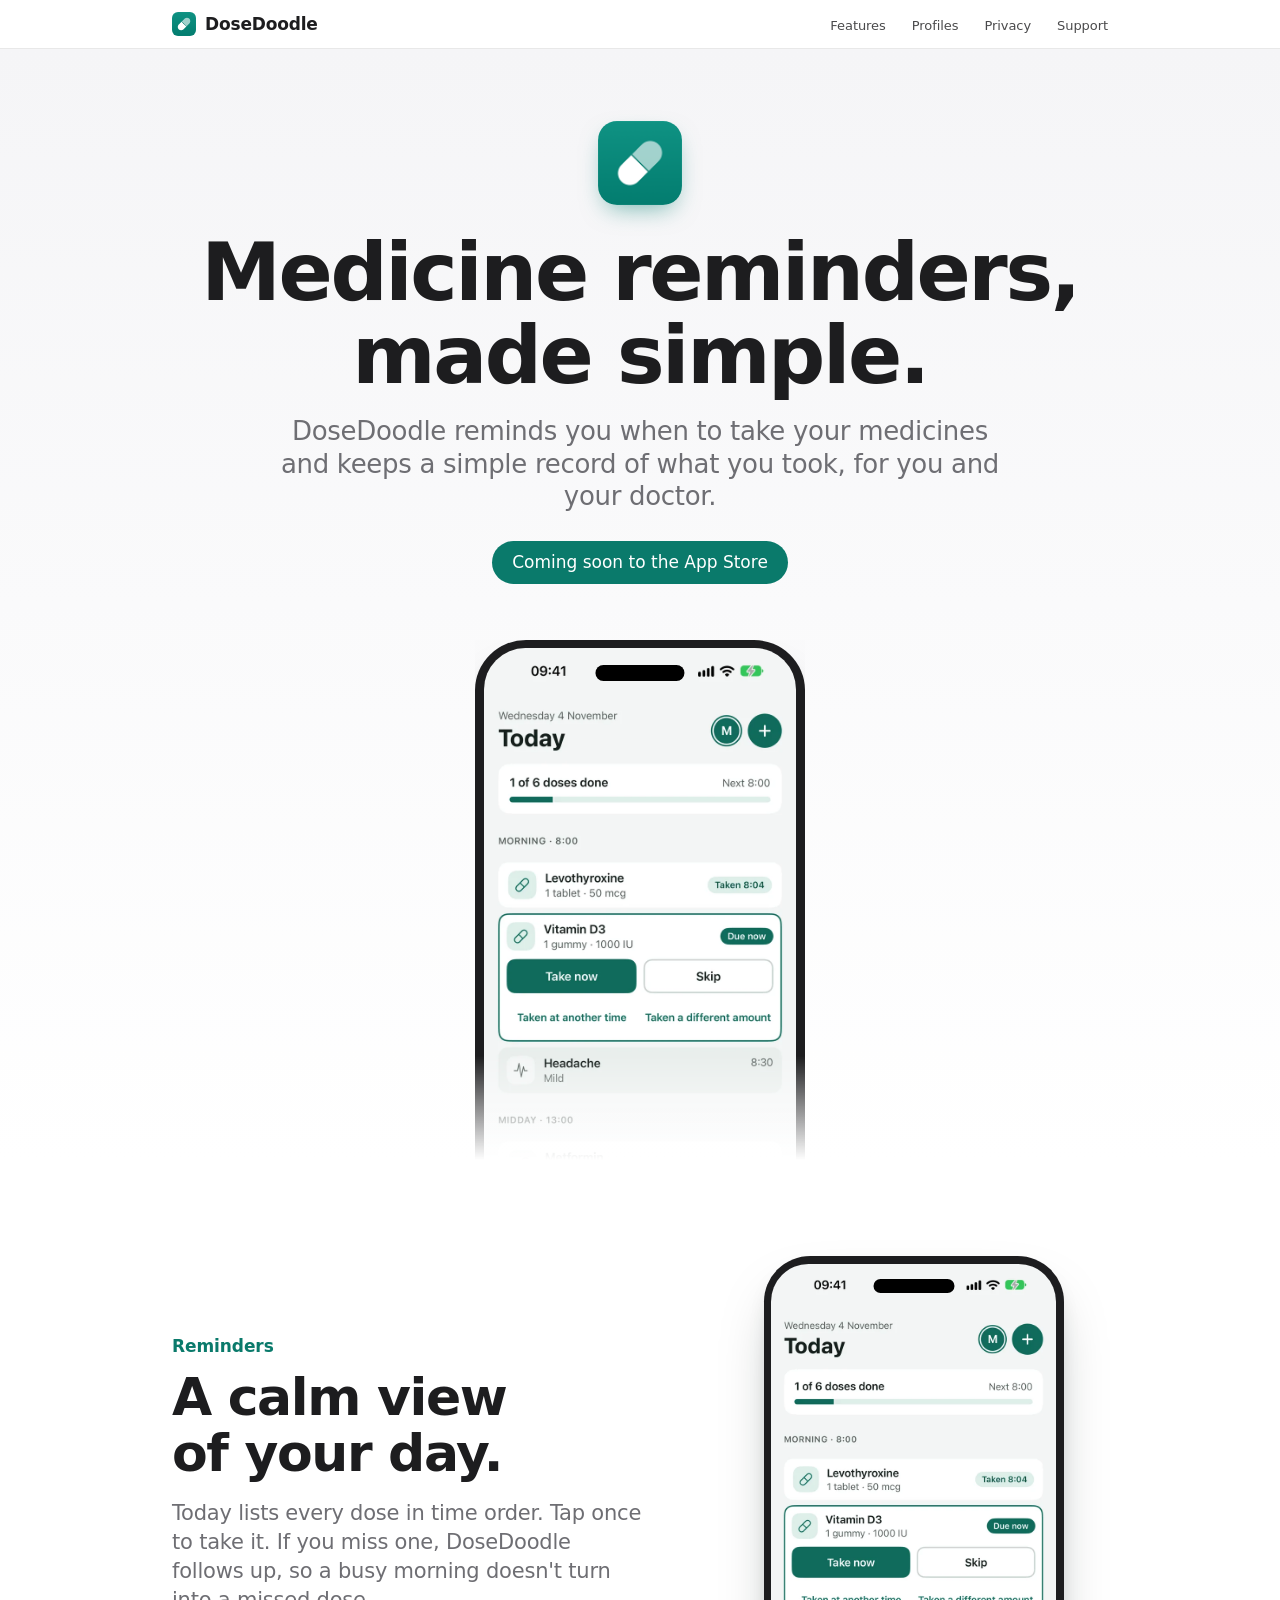
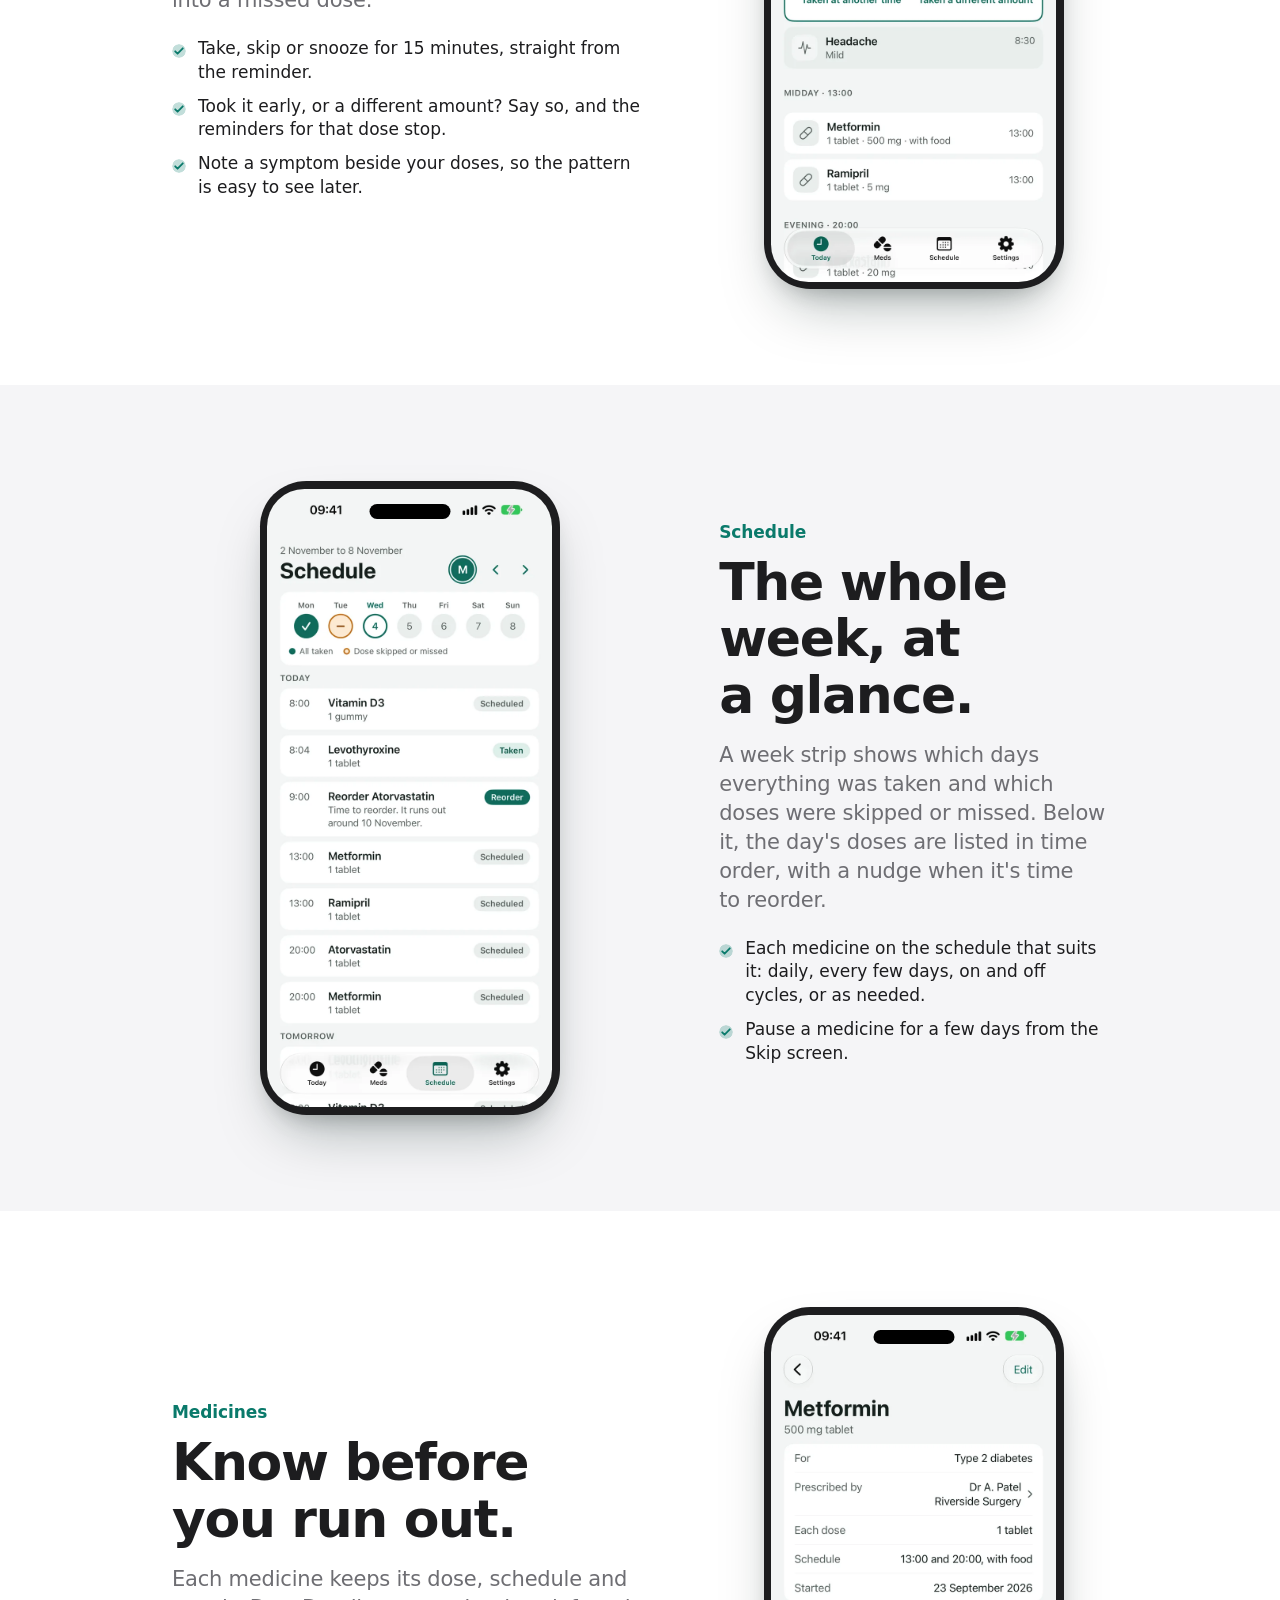
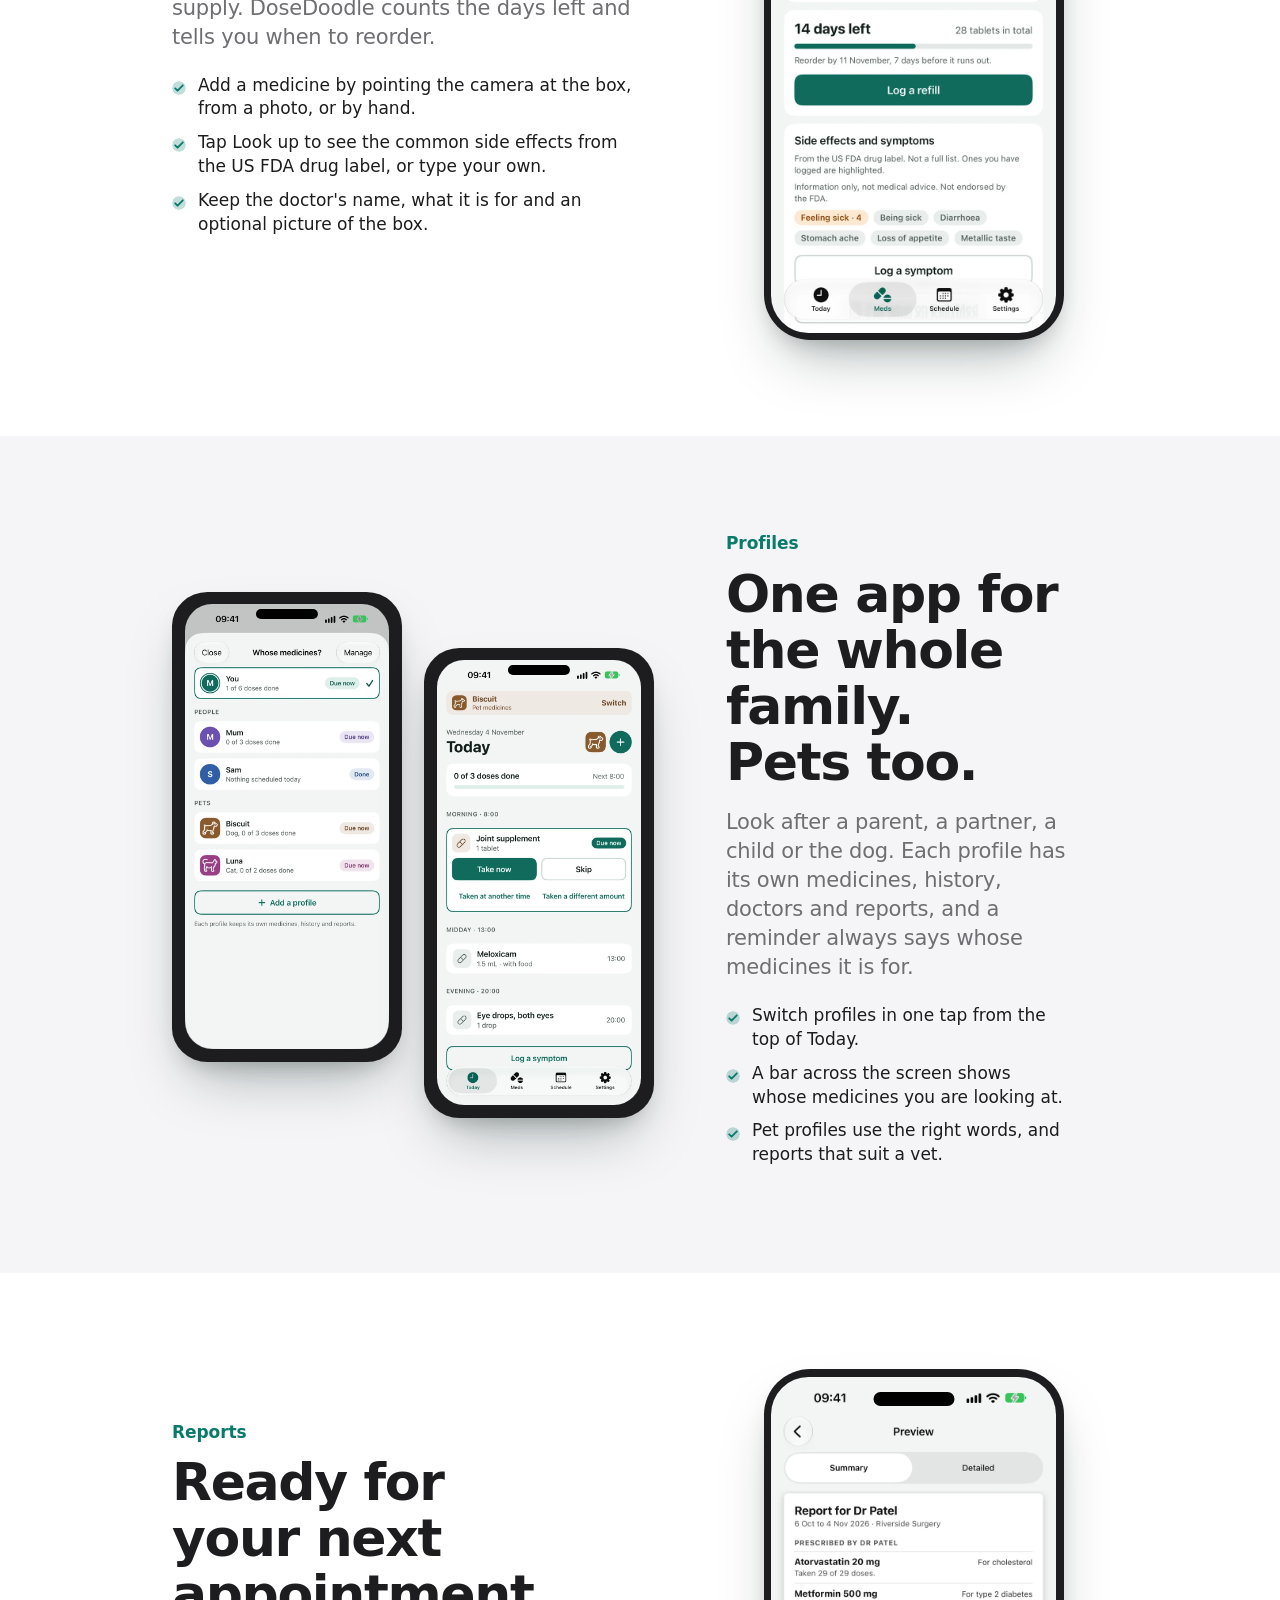
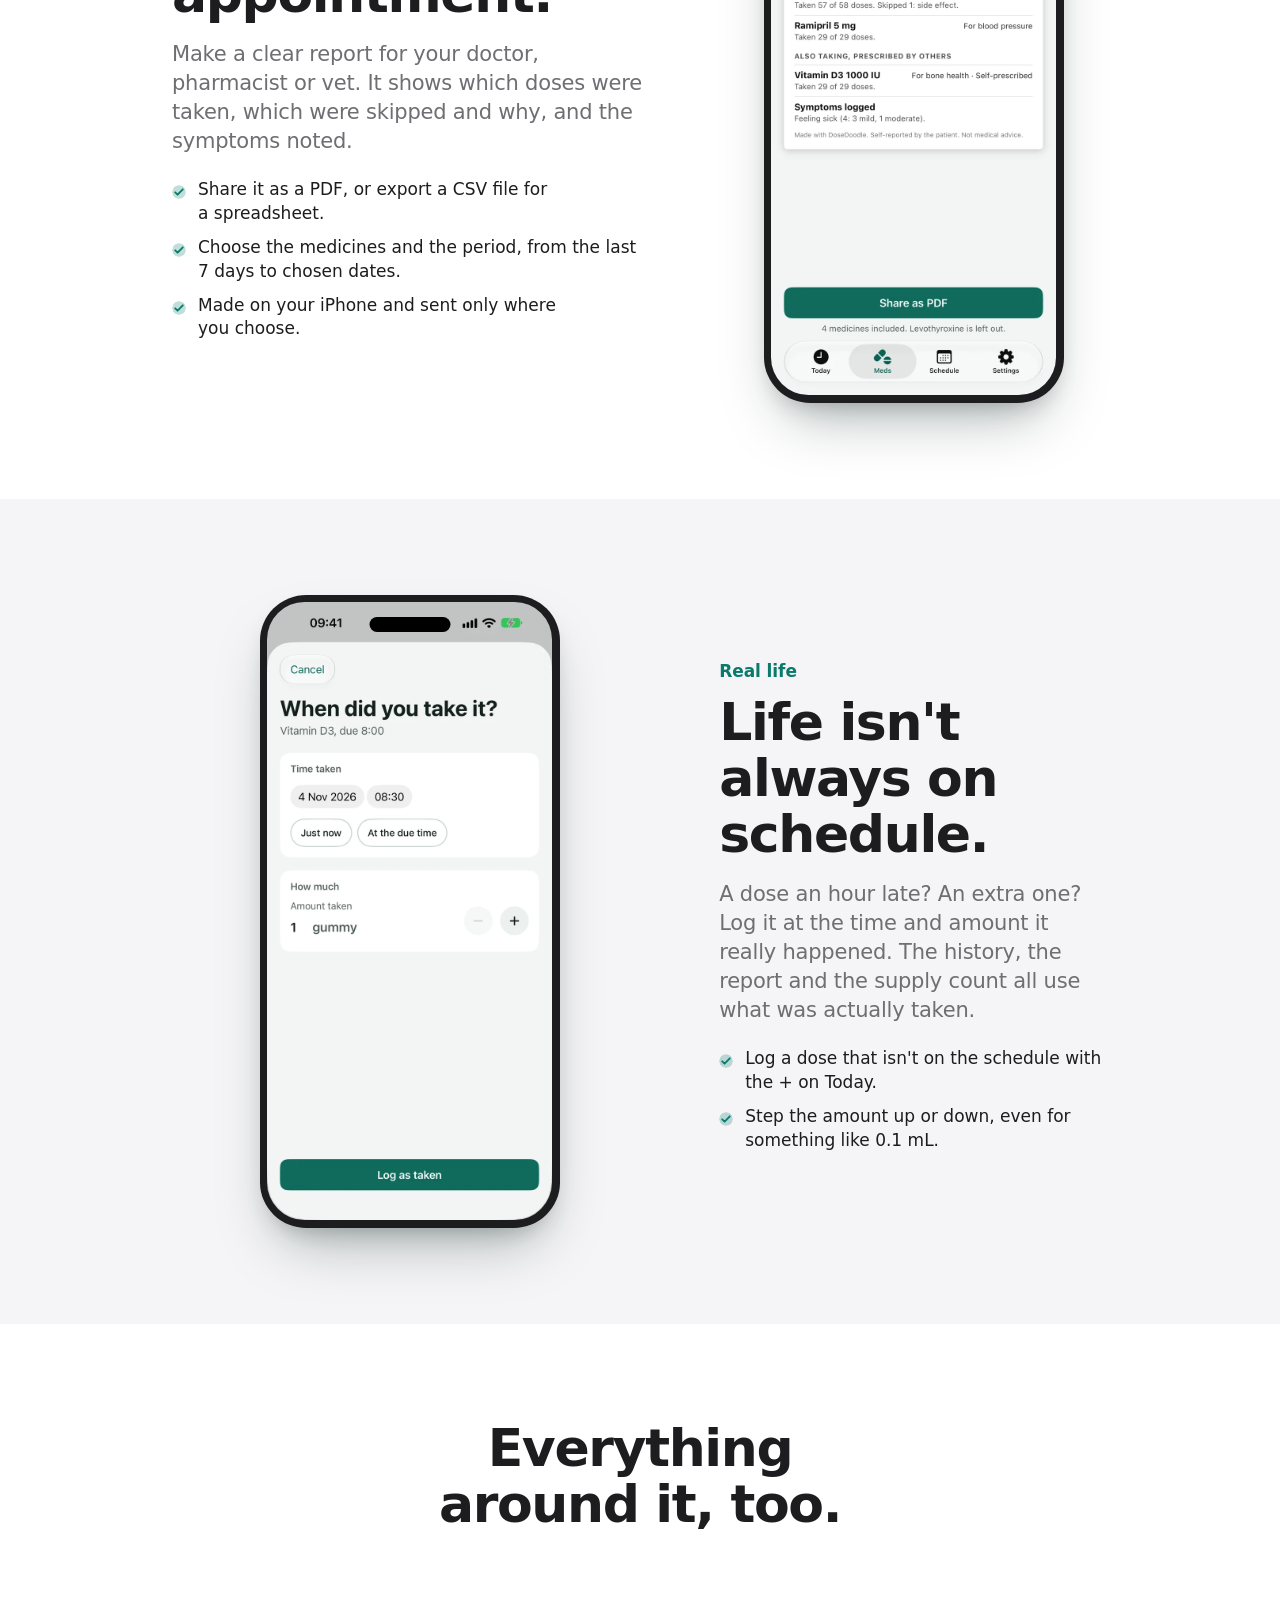
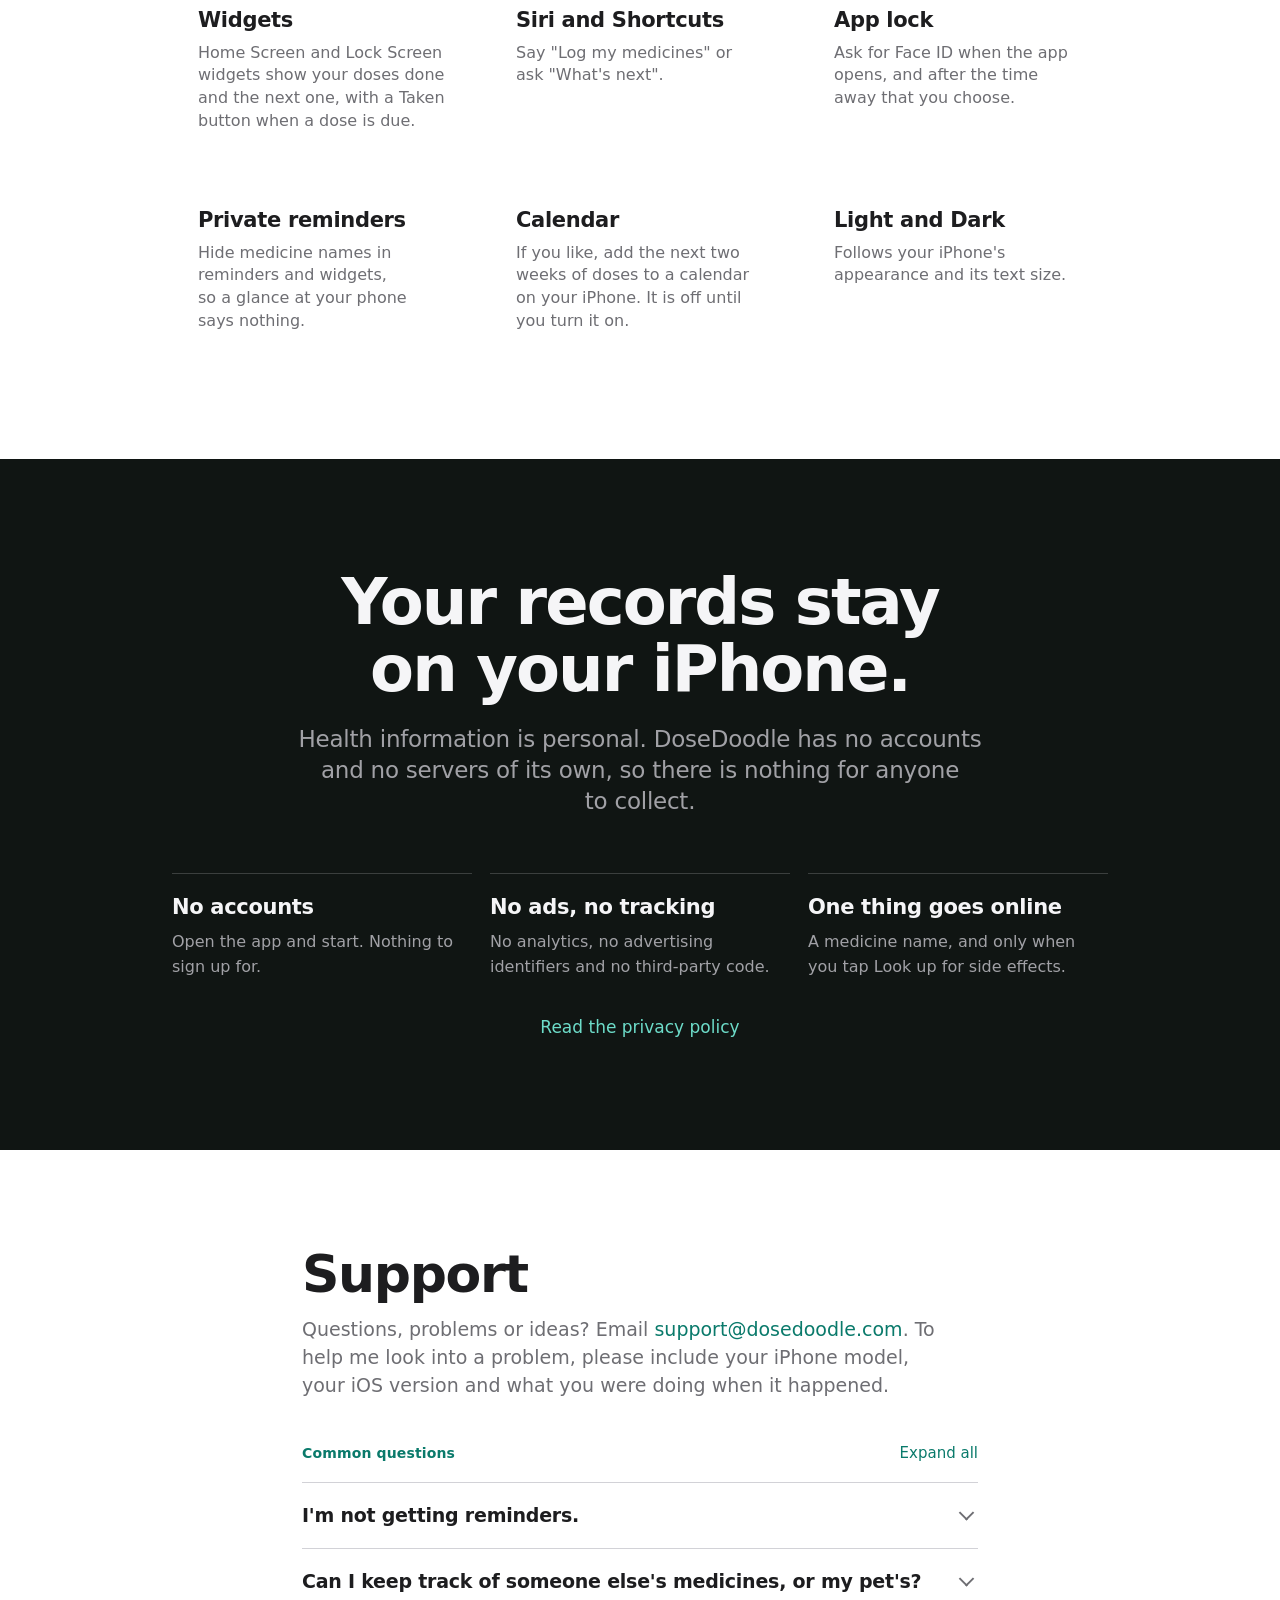
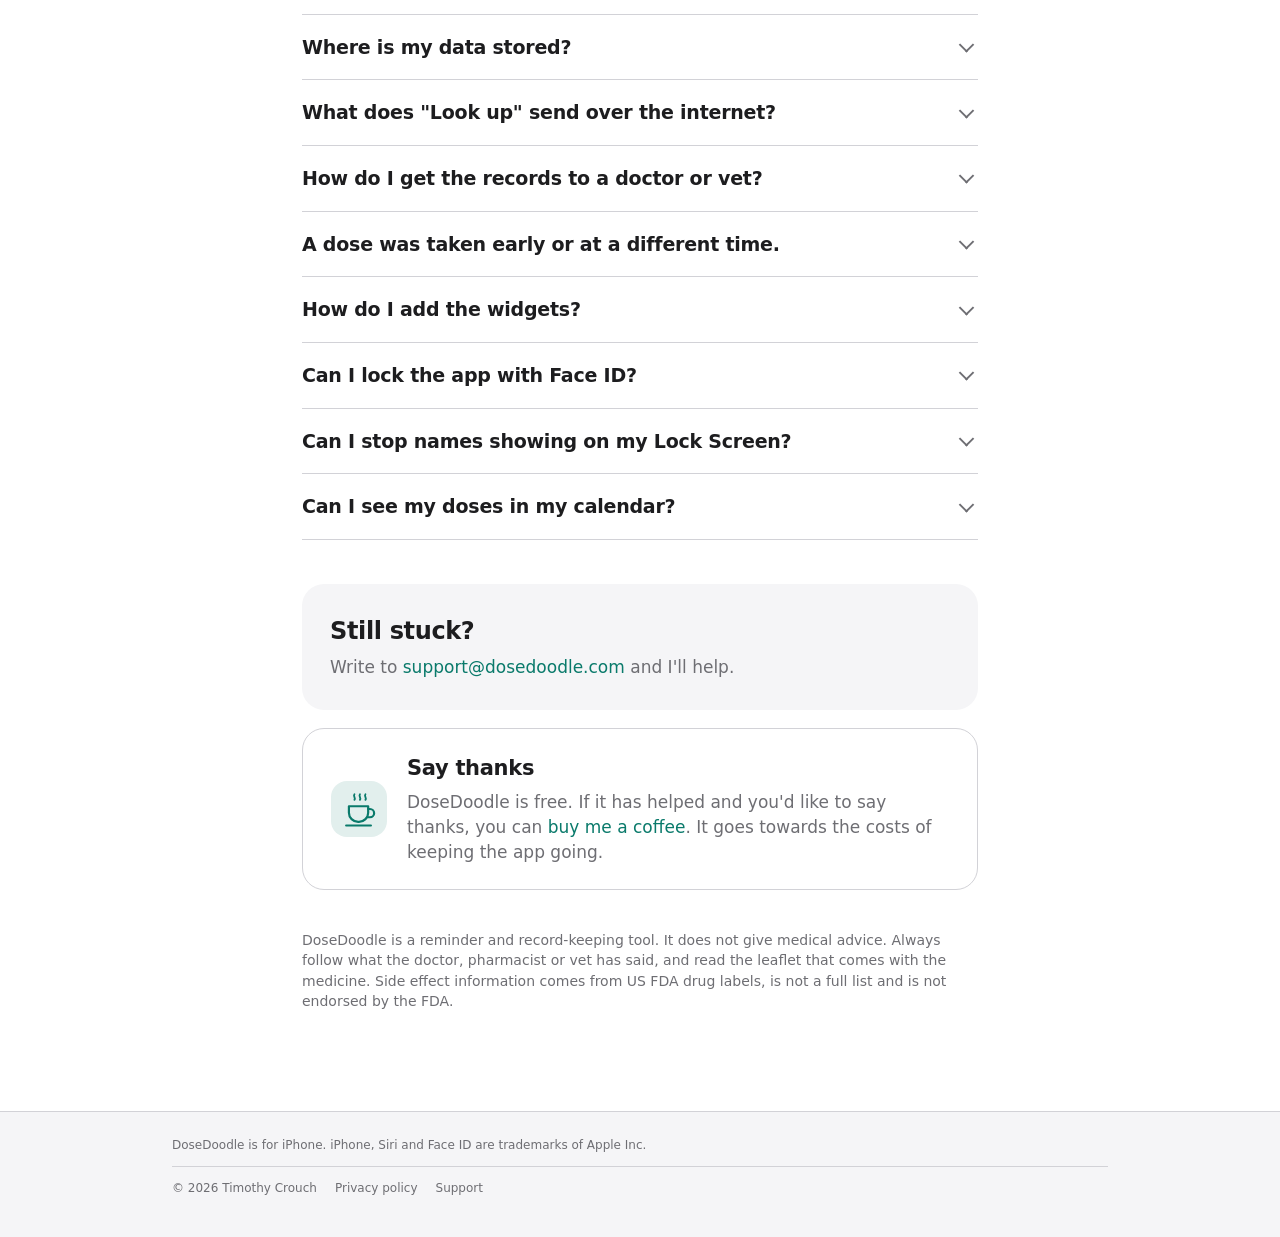
<file: index.html>
<!doctype html>
<html lang="en-GB">
<head>
<meta charset="utf-8">
<meta name="viewport" content="width=device-width, initial-scale=1">
<title>DoseDoodle: medicine reminders and records for iPhone</title>
<meta name="description" content="DoseDoodle is an iPhone app that reminds you when to take your medicines and keeps a simple record for you and your doctor. Profiles for family and pets. Your records stay on your iPhone.">
<meta name="theme-color" content="#ffffff" media="(prefers-color-scheme: light)">
<meta name="theme-color" content="#000000" media="(prefers-color-scheme: dark)">
<meta property="og:type" content="website">
<meta property="og:site_name" content="DoseDoodle">
<meta property="og:title" content="DoseDoodle: medicine reminders, made simple">
<meta property="og:description" content="Reminders for your medicines and a simple record for you and your doctor. Profiles for family and pets. Your records stay on your iPhone.">
<meta property="og:url" content="https://dosedoodle.com/">
<meta property="og:image" content="https://dosedoodle.com/img/og.png">
<meta name="twitter:card" content="summary_large_image">
<link rel="canonical" href="https://dosedoodle.com/">
<link rel="icon" href="favicon.svg" type="image/svg+xml">
<link rel="icon" href="favicon-32.png" type="image/png" sizes="32x32">
<link rel="icon" href="favicon-48.png" type="image/png" sizes="48x48">
<link rel="apple-touch-icon" href="apple-touch-icon.png">
<link rel="stylesheet" href="style.css">
</head>
<body>

<nav class="nav" aria-label="Main">
  <div class="wrap">
    <a class="brand" href="/"><img src="apple-touch-icon.png" alt="" width="24" height="24">DoseDoodle</a>
    <ul>
      <li class="hide-sm"><a href="#today">Features</a></li>
      <li class="hide-sm"><a href="#profiles">Profiles</a></li>
      <li><a href="#private">Privacy</a></li>
      <li><a href="#support">Support</a></li>
    </ul>
  </div>
</nav>

<header class="hero">
  <div class="wrap">
    <img class="icon" src="apple-touch-icon.png" alt="DoseDoodle app icon" width="84" height="84">
    <h1 class="display">Medicine reminders, made simple.</h1>
    <p class="lede">DoseDoodle reminds you when to take your medicines and keeps a simple record of what you took, for you and your doctor.</p>
    <!-- When the app is live, replace this pill with the App Store link and badge. -->
    <span class="pill">Coming soon to the App Store</span>
    <div class="hero-phone">
      <div class="phone"><img src="img/today.webp" width="720" height="1564" alt="The Today screen in DoseDoodle, showing one dose taken, Vitamin D3 due now with Take now and Skip buttons, and later doses for midday and evening."></div>
    </div>
  </div>
</header>

<main>

<section class="band" id="today">
  <div class="wrap feature">
    <div class="copy">
      <p class="eyebrow">Reminders</p>
      <h2>A calm view of your day.</h2>
      <p>Today lists every dose in time order. Tap once to take it. If you miss one, DoseDoodle follows up, so a busy morning doesn't turn into a missed dose.</p>
      <ul class="points">
        <li>Take, skip or snooze for 15 minutes, straight from the reminder.</li>
        <li>Took it early, or a different amount? Say so, and the reminders for that dose stop.</li>
        <li>Note a symptom beside your doses, so the pattern is easy to see later.</li>
      </ul>
    </div>
    <div class="shot"><div class="phone"><img src="img/today.webp" width="720" height="1564" loading="lazy" alt="DoseDoodle's Today screen with the options Taken at another time and Taken a different amount."></div></div>
  </div>
</section>

<section class="band alt" id="schedule">
  <div class="wrap feature flip">
    <div class="copy">
      <p class="eyebrow">Schedule</p>
      <h2>The whole week, at a glance.</h2>
      <p>A week strip shows which days everything was taken and which doses were skipped or missed. Below it, the day's doses are listed in time order, with a nudge when it's time to reorder.</p>
      <ul class="points">
        <li>Each medicine on the schedule that suits it: daily, every few days, on and off cycles, or as needed.</li>
        <li>Pause a medicine for a few days from the Skip screen.</li>
      </ul>
    </div>
    <div class="shot"><div class="phone"><img src="img/schedule.webp" width="720" height="1564" loading="lazy" alt="The weekly Schedule in DoseDoodle, with a week strip showing taken and skipped days above a list of the day's doses."></div></div>
  </div>
</section>

<section class="band" id="medicines">
  <div class="wrap feature">
    <div class="copy">
      <p class="eyebrow">Medicines</p>
      <h2>Know before you run out.</h2>
      <p>Each medicine keeps its dose, schedule and supply. DoseDoodle counts the days left and tells you when to reorder.</p>
      <ul class="points">
        <li>Add a medicine by pointing the camera at the box, from a photo, or by hand.</li>
        <li>Tap Look up to see the common side effects from the US FDA drug label, or type your own.</li>
        <li>Keep the doctor's name, what it is for and an optional picture of the box.</li>
      </ul>
    </div>
    <div class="shot"><div class="phone"><img src="img/medicine.webp" width="720" height="1564" loading="lazy" alt="A medicine's page in DoseDoodle, showing the dose, the supply with days left, a reorder date and the side effects list."></div></div>
  </div>
</section>

<section class="band alt" id="profiles">
  <div class="wrap feature flip">
    <div class="copy">
      <p class="eyebrow">Profiles</p>
      <h2>One app for the whole family. Pets too.</h2>
      <p>Look after a parent, a partner, a child or the dog. Each profile has its own medicines, history, doctors and reports, and a reminder always says whose medicines it is for.</p>
      <ul class="points">
        <li>Switch profiles in one tap from the top of Today.</li>
        <li>A bar across the screen shows whose medicines you are looking at.</li>
        <li>Pet profiles use the right words, and reports that suit a vet.</li>
      </ul>
    </div>
    <div class="shots">
      <div class="phone"><img src="img/profiles.webp" width="720" height="1564" loading="lazy" alt="The Whose medicines screen, listing you, two people and two pets with how many doses each has done today."></div>
      <div class="phone"><img src="img/pet-today.webp" width="720" height="1564" loading="lazy" alt="A dog's Today screen in DoseDoodle, with the profile bar across the top."></div>
    </div>
  </div>
</section>

<section class="band" id="reports">
  <div class="wrap feature">
    <div class="copy">
      <p class="eyebrow">Reports</p>
      <h2>Ready for your next appointment.</h2>
      <p>Make a clear report for your doctor, pharmacist or vet. It shows which doses were taken, which were skipped and why, and the symptoms noted.</p>
      <ul class="points">
        <li>Share it as a PDF, or export a CSV file for a spreadsheet.</li>
        <li>Choose the medicines and the period, from the last 7 days to chosen dates.</li>
        <li>Made on your iPhone and sent only where you choose.</li>
      </ul>
    </div>
    <div class="shot"><div class="phone"><img src="img/report.webp" width="720" height="1564" loading="lazy" alt="A doctor report preview in DoseDoodle, with the doses taken for each medicine and the symptoms logged."></div></div>
  </div>
</section>

<section class="band alt" id="log">
  <div class="wrap feature flip">
    <div class="copy">
      <p class="eyebrow">Real life</p>
      <h2>Life isn't always on schedule.</h2>
      <p>A dose an hour late? An extra one? Log it at the time and amount it really happened. The history, the report and the supply count all use what was actually taken.</p>
      <ul class="points">
        <li>Log a dose that isn't on the schedule with the + on Today.</li>
        <li>Step the amount up or down, even for something like 0.1 mL.</li>
      </ul>
    </div>
    <div class="shot"><div class="phone"><img src="img/log-dose.webp" width="720" height="1564" loading="lazy" alt="The When did you take it screen in DoseDoodle, with the time and the amount taken."></div></div>
  </div>
</section>

<section class="band" id="more">
  <div class="wrap">
    <div class="grid-head"><h2>Everything around it, too.</h2></div>
    <div class="tiles">
      <div class="tile"><h3>Widgets</h3><p>Home Screen and Lock Screen widgets show your doses done and the next one, with a Taken button when a dose is due.</p></div>
      <div class="tile"><h3>Siri and Shortcuts</h3><p>Say "Log my medicines" or ask "What's next".</p></div>
      <div class="tile"><h3>App lock</h3><p>Ask for Face ID when the app opens, and after the time away that you choose.</p></div>
      <div class="tile"><h3>Private reminders</h3><p>Hide medicine names in reminders and widgets, so a glance at your phone says nothing.</p></div>
      <div class="tile"><h3>Calendar</h3><p>If you like, add the next two weeks of doses to a calendar on your iPhone. It is off until you turn it on.</p></div>
      <div class="tile"><h3>Light and Dark</h3><p>Follows your iPhone's appearance and its text size.</p></div>
    </div>
  </div>
</section>

<section class="dark" id="private">
  <div class="wrap">
    <h2>Your records stay on your iPhone.</h2>
    <p class="sub">Health information is personal. DoseDoodle has no accounts and no servers of its own, so there is nothing for anyone to collect.</p>
    <div class="facts">
      <div class="fact"><b>No accounts</b><span>Open the app and start. Nothing to sign up for.</span></div>
      <div class="fact"><b>No ads, no tracking</b><span>No analytics, no advertising identifiers and no third-party code.</span></div>
      <div class="fact"><b>One thing goes online</b><span>A medicine name, and only when you tap Look up for side effects.</span></div>
    </div>
    <a href="privacy.html">Read the privacy policy</a>
  </div>
</section>

<section class="support" id="support">
  <div class="wrap narrow">
    <h2>Support</h2>
    <p class="intro">Questions, problems or ideas? Email <a href="mailto:support@dosedoodle.com">support@dosedoodle.com</a>. To help me look into a problem, please include your iPhone model, your iOS version and what you were doing when it happened.</p>

    <div class="faq-head">
      <h3 class="eyebrow">Common questions</h3>
      <!-- Shown by the small script at the bottom of the page; without scripts each question still opens on its own. -->
      <button type="button" class="faq-toggle" id="faq-toggle" aria-controls="faq" hidden>Expand all</button>
    </div>
    <div class="faq" id="faq">
      <details>
        <summary>I'm not getting reminders.</summary>
        <div class="answer"><p>Open the iPhone Settings app, choose DoseDoodle, then Notifications, and make sure Allow Notifications is on. If you use a Focus, allow DoseDoodle in that Focus, or turn on Time Sensitive notifications so dose reminders can come through.</p></div>
      </details>
      <details>
        <summary>Can I keep track of someone else's medicines, or my pet's?</summary>
        <div class="answer"><p>Yes. Tap the profile icon at the top of the Today screen, then Add a profile, and choose Another person or A pet. Each profile keeps its own medicines, history and reports, and reminders say whose medicines they are for. A bar at the top of the screen shows whose medicines you are looking at whenever it is not your own.</p></div>
      </details>
      <details>
        <summary>Where is my data stored?</summary>
        <div class="answer"><p>On your iPhone only. DoseDoodle has no accounts and no servers of its own. If you delete the app, its records are deleted with it, unless you have exported them. Your own iPhone backup may include them.</p></div>
      </details>
      <details>
        <summary>What does "Look up" send over the internet?</summary>
        <div class="answer"><p>Only the medicine name, and only when you tap Look up to find the common side effects on the US FDA's public drug label data. Nothing else leaves your phone. See the <a href="privacy.html">privacy policy</a> for details.</p></div>
      </details>
      <details>
        <summary>How do I get the records to a doctor or vet?</summary>
        <div class="answer"><p>Use Doctor report in the app. Choose the medicines and the period, then share the PDF, or export a CSV file.</p></div>
      </details>
      <details>
        <summary>A dose was taken early or at a different time.</summary>
        <div class="answer"><p>On the dose's card choose "Taken at another time", and the reminders for that dose will stop. If the amount was different, choose "Taken a different amount".</p></div>
      </details>
      <details>
        <summary>How do I add the widgets?</summary>
        <div class="answer"><p>On the Home Screen, touch and hold an empty spot, tap the + button, and search for DoseDoodle. For the Lock Screen, touch and hold the Lock Screen, choose Customise, and add a DoseDoodle widget. The widgets show the owner profile's doses.</p></div>
      </details>
      <details>
        <summary>Can I lock the app with Face ID?</summary>
        <div class="answer"><p>Yes. In DoseDoodle, open Settings, then App lock, and turn on Require Face ID. You choose how long the app can be left before it locks again.</p></div>
      </details>
      <details>
        <summary>Can I stop names showing on my Lock Screen?</summary>
        <div class="answer"><p>Yes. Turn on Hide medicine names in Settings. Reminders and widgets then leave the names out.</p></div>
      </details>
      <details>
        <summary>Can I see my doses in my calendar?</summary>
        <div class="answer"><p>Yes. In Settings, choose Calendar to add the next two weeks of doses to a calendar on your iPhone. It is off until you turn it on.</p></div>
      </details>
    </div>

    <div class="contact-card">
      <h3>Still stuck?</h3>
      <p>Write to <a href="mailto:support@dosedoodle.com">support@dosedoodle.com</a> and I'll help.</p>
    </div>

    <div class="tip">
      <a class="tip-icon-link" href="https://buymeacoffee.com/dosedoodle" rel="noopener" tabindex="-1" aria-hidden="true">
      <svg class="tip-icon" viewBox="0 0 48 48" width="48" height="48" fill="none" stroke="currentColor" stroke-width="2.4" stroke-linecap="round" stroke-linejoin="round" aria-hidden="true">
        <path d="M13 21h21v7a10 10 0 0 1-10 10h-1a10 10 0 0 1-10-10z"/>
        <path d="M34 24h2a4.5 4.5 0 0 1 0 9h-3"/>
        <path d="M10 42h27"/>
        <path d="M19 8c-1.8 2.2 1.8 3.6 0 6M25 8c-1.8 2.2 1.8 3.6 0 6M31 8c-1.8 2.2 1.8 3.6 0 6" stroke-width="2"/>
      </svg>
      </a>
      <div>
        <h3>Say thanks</h3>
        <p>DoseDoodle is free. If it has helped and you'd like to say thanks, you can <a href="https://buymeacoffee.com/dosedoodle" rel="noopener">buy me a coffee</a>. It goes towards the costs of keeping the app going.</p>
      </div>
    </div>

    <p class="notice">DoseDoodle is a reminder and record-keeping tool. It does not give medical advice. Always follow what the doctor, pharmacist or vet has said, and read the leaflet that comes with the medicine. Side effect information comes from US FDA drug labels, is not a full list and is not endorsed by the FDA.</p>
  </div>
</section>

</main>

<footer>
  <div class="wrap">
    <p>DoseDoodle is for iPhone. iPhone, Siri and Face ID are trademarks of Apple Inc.</p>
    <div class="links"><span>&copy; 2026 Timothy Crouch</span><a href="privacy.html">Privacy policy</a><a href="#support">Support</a></div>
  </div>
</footer>

<script>
(function () {
  var btn = document.getElementById('faq-toggle');
  var items = document.querySelectorAll('#faq details');
  if (!btn || !items.length) return;
  function allOpen() {
    for (var i = 0; i < items.length; i++) { if (!items[i].open) return false; }
    return true;
  }
  function label() { btn.textContent = allOpen() ? 'Collapse all' : 'Expand all'; }
  btn.addEventListener('click', function () {
    var open = !allOpen();
    for (var i = 0; i < items.length; i++) { items[i].open = open; }
    label();
  });
  for (var i = 0; i < items.length; i++) { items[i].addEventListener('toggle', label); }
  label();
  btn.hidden = false;
})();
</script>

</body>
</html>
</file>
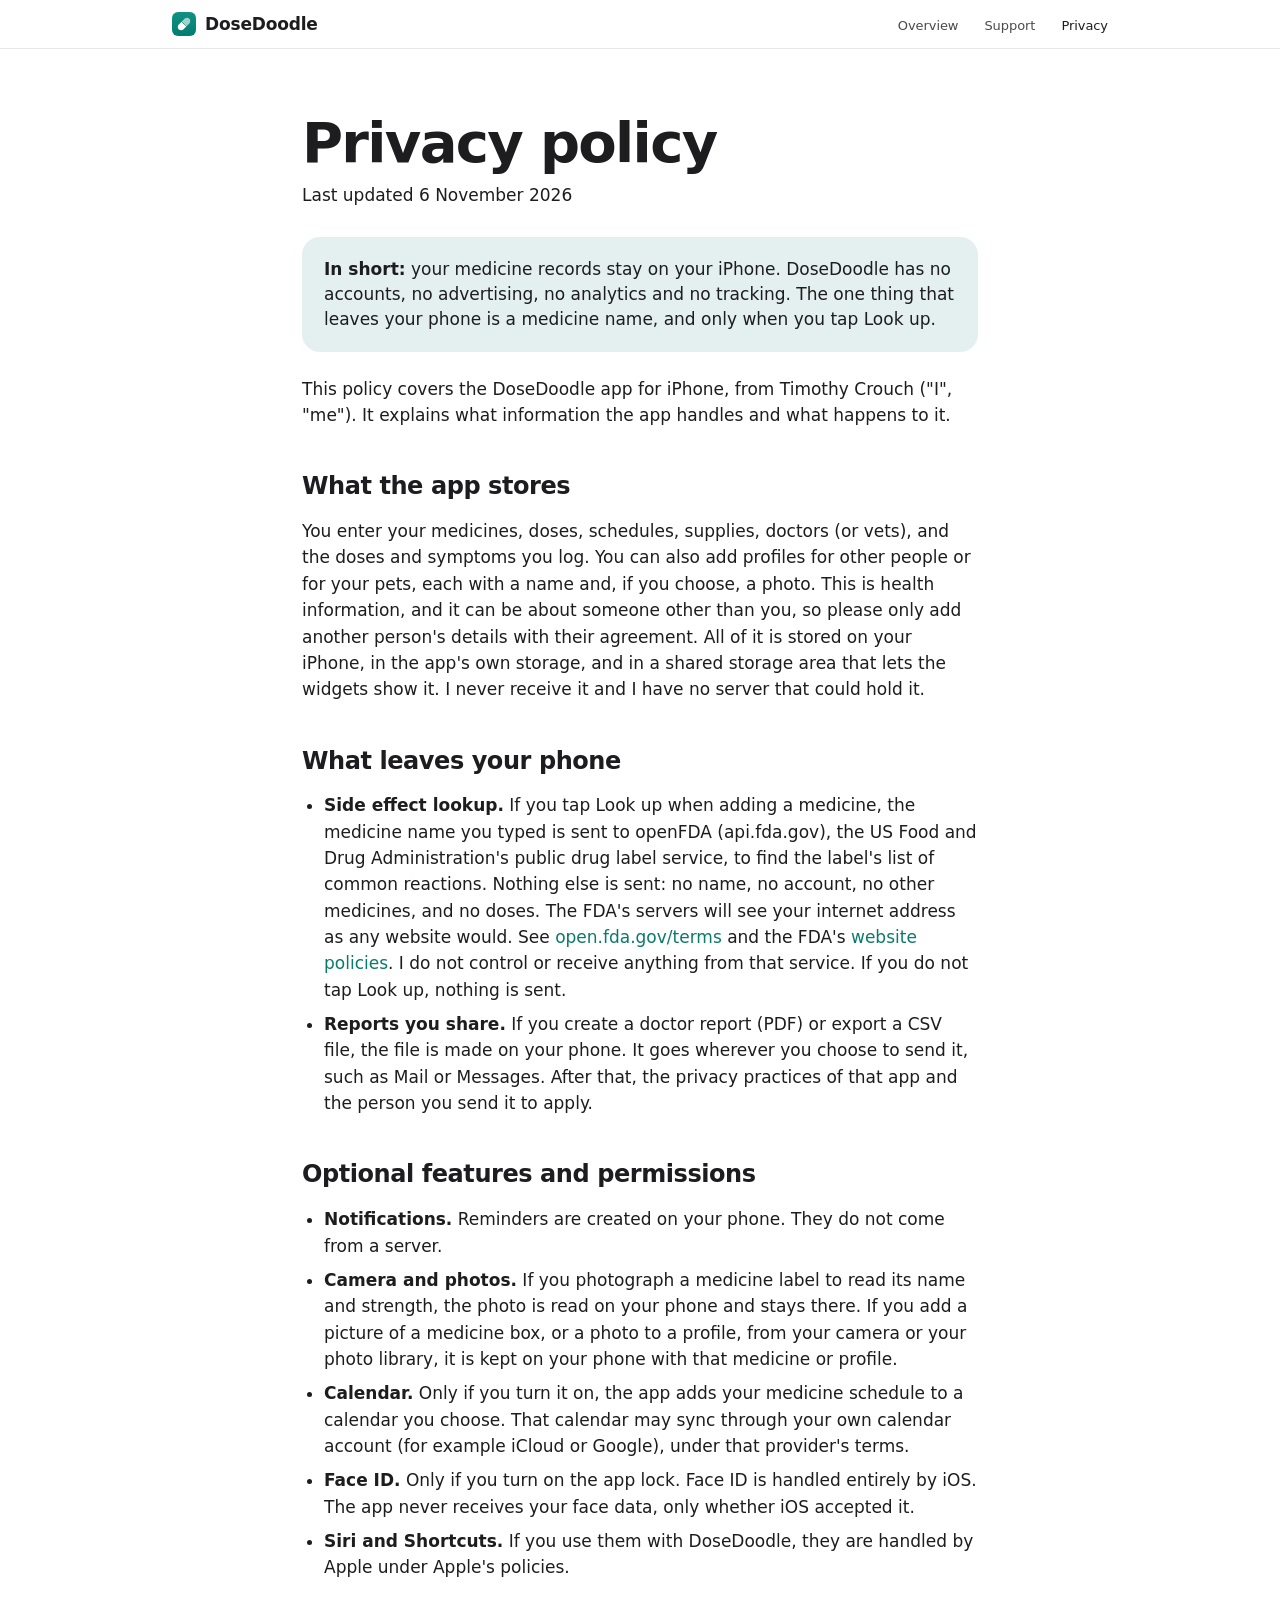
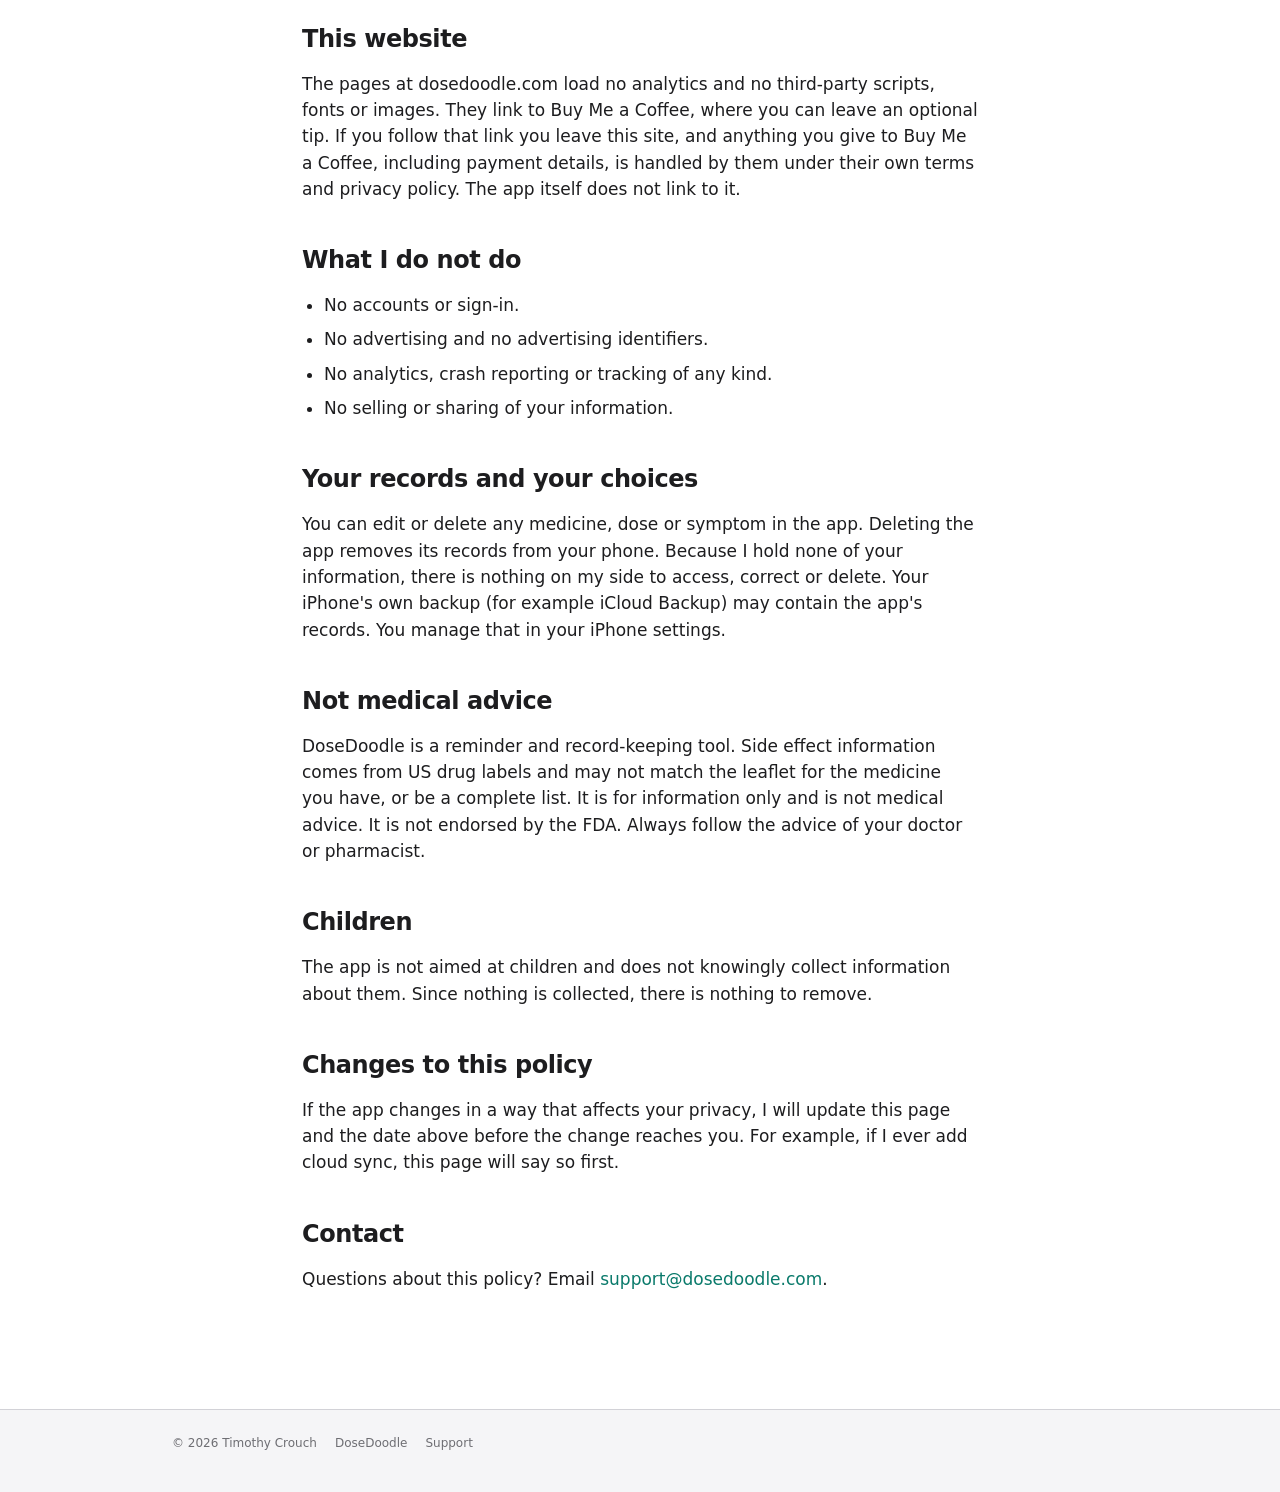
<file: privacy.html>
<!doctype html>
<html lang="en-GB">
<head>
<meta charset="utf-8">
<meta name="viewport" content="width=device-width, initial-scale=1">
<title>Privacy policy: DoseDoodle</title>
<meta name="description" content="How DoseDoodle handles your information: your records stay on your iPhone.">
<link rel="canonical" href="https://dosedoodle.com/privacy.html">
<link rel="icon" href="favicon.svg" type="image/svg+xml">
<link rel="icon" href="favicon-32.png" type="image/png" sizes="32x32">
<link rel="icon" href="favicon-48.png" type="image/png" sizes="48x48">
<link rel="apple-touch-icon" href="apple-touch-icon.png">
<meta name="theme-color" content="#ffffff" media="(prefers-color-scheme: light)">
<meta name="theme-color" content="#000000" media="(prefers-color-scheme: dark)">
<link rel="stylesheet" href="style.css">
</head>
<body>
<nav class="nav" aria-label="Main">
  <div class="wrap">
    <a class="brand" href="/"><img src="apple-touch-icon.png" alt="" width="24" height="24">DoseDoodle</a>
    <ul>
      <li><a href="/">Overview</a></li>
      <li><a href="/#support">Support</a></li>
      <li><a href="privacy.html" aria-current="page">Privacy</a></li>
    </ul>
  </div>
</nav>

<div class="wrap narrow doc">
  <main>
    <h1>Privacy policy</h1>
    <p class="updated">Last updated 6 November 2026</p>

    <div class="card note">
      <strong>In short:</strong> your medicine records stay on your iPhone. DoseDoodle has no accounts, no advertising, no analytics and no tracking. The one thing that leaves your phone is a medicine name, and only when you tap Look up.
    </div>

    <p>This policy covers the DoseDoodle app for iPhone, from Timothy Crouch ("I", "me"). It explains what information the app handles and what happens to it.</p>

    <h2>What the app stores</h2>
    <p>You enter your medicines, doses, schedules, supplies, doctors (or vets), and the doses and symptoms you log. You can also add profiles for other people or for your pets, each with a name and, if you choose, a photo. This is health information, and it can be about someone other than you, so please only add another person's details with their agreement. All of it is stored on your iPhone, in the app's own storage, and in a shared storage area that lets the widgets show it. I never receive it and I have no server that could hold it.</p>

    <h2>What leaves your phone</h2>
    <ul>
      <li><strong>Side effect lookup.</strong> If you tap Look up when adding a medicine, the medicine name you typed is sent to openFDA (api.fda.gov), the US Food and Drug Administration's public drug label service, to find the label's list of common reactions. Nothing else is sent: no name, no account, no other medicines, and no doses. The FDA's servers will see your internet address as any website would. See <a href="https://open.fda.gov/terms/">open.fda.gov/terms</a> and the FDA's <a href="https://www.fda.gov/about-fda/about-website/website-policies">website policies</a>. I do not control or receive anything from that service. If you do not tap Look up, nothing is sent.</li>
      <li><strong>Reports you share.</strong> If you create a doctor report (PDF) or export a CSV file, the file is made on your phone. It goes wherever you choose to send it, such as Mail or Messages. After that, the privacy practices of that app and the person you send it to apply.</li>
    </ul>

    <h2>Optional features and permissions</h2>
    <ul>
      <li><strong>Notifications.</strong> Reminders are created on your phone. They do not come from a server.</li>
      <li><strong>Camera and photos.</strong> If you photograph a medicine label to read its name and strength, the photo is read on your phone and stays there. If you add a picture of a medicine box, or a photo to a profile, from your camera or your photo library, it is kept on your phone with that medicine or profile.</li>
      <li><strong>Calendar.</strong> Only if you turn it on, the app adds your medicine schedule to a calendar you choose. That calendar may sync through your own calendar account (for example iCloud or Google), under that provider's terms.</li>
      <li><strong>Face ID.</strong> Only if you turn on the app lock. Face ID is handled entirely by iOS. The app never receives your face data, only whether iOS accepted it.</li>
      <li><strong>Siri and Shortcuts.</strong> If you use them with DoseDoodle, they are handled by Apple under Apple's policies.</li>
    </ul>

    <h2>This website</h2>
    <p>The pages at dosedoodle.com load no analytics and no third-party scripts, fonts or images. They link to Buy Me a Coffee, where you can leave an optional tip. If you follow that link you leave this site, and anything you give to Buy Me a Coffee, including payment details, is handled by them under their own terms and privacy policy. The app itself does not link to it.</p>

    <h2>What I do not do</h2>
    <ul>
      <li>No accounts or sign-in.</li>
      <li>No advertising and no advertising identifiers.</li>
      <li>No analytics, crash reporting or tracking of any kind.</li>
      <li>No selling or sharing of your information.</li>
    </ul>

    <h2>Your records and your choices</h2>
    <p>You can edit or delete any medicine, dose or symptom in the app. Deleting the app removes its records from your phone. Because I hold none of your information, there is nothing on my side to access, correct or delete. Your iPhone's own backup (for example iCloud Backup) may contain the app's records. You manage that in your iPhone settings.</p>

    <h2>Not medical advice</h2>
    <p>DoseDoodle is a reminder and record-keeping tool. Side effect information comes from US drug labels and may not match the leaflet for the medicine you have, or be a complete list. It is for information only and is not medical advice. It is not endorsed by the FDA. Always follow the advice of your doctor or pharmacist.</p>

    <h2>Children</h2>
    <p>The app is not aimed at children and does not knowingly collect information about them. Since nothing is collected, there is nothing to remove.</p>

    <h2>Changes to this policy</h2>
    <p>If the app changes in a way that affects your privacy, I will update this page and the date above before the change reaches you. For example, if I ever add cloud sync, this page will say so first.</p>

    <h2>Contact</h2>
    <p>Questions about this policy? Email <a href="mailto:support@dosedoodle.com">support@dosedoodle.com</a>.</p>
  </main>

</div>

<footer>
  <div class="wrap">
    <div class="links" style="border-top:0;margin-top:0;padding-top:0"><span>&copy; 2026 Timothy Crouch</span><a href="/">DoseDoodle</a><a href="/#support">Support</a></div>
  </div>
</footer>

</body>
</html>
</file>
<file: style.css>
/* DoseDoodle site. No external fonts, scripts or trackers, on purpose. */
:root {
  --bg: #ffffff;
  --band: #f5f5f7;
  --text: #1d1d1f;
  --muted: #6e6e73;
  --line: #d2d2d7;
  --accent: #0a7a6b;
  --accent-strong: #086559;
  --on-accent: #ffffff;
  --card: #ffffff;
  --nav-bg: rgba(255, 255, 255, 0.78);
  --dark-bg: #101513;
  --dark-text: #f5f5f7;
  --dark-muted: #a1a1a6;
  --bezel: #1d1d1f;
  --shadow: 0 30px 60px -20px rgba(0, 30, 25, 0.35), 0 12px 24px -12px rgba(0, 0, 0, 0.25);
}
@media (prefers-color-scheme: dark) {
  :root {
    --bg: #000000;
    --band: #111113;
    --text: #f5f5f7;
    --muted: #a1a1a6;
    --line: #2c2c2e;
    --accent: #3fc8b2;
    --accent-strong: #6ddcc9;
    --on-accent: #00110d;
    --card: #1c1c1e;
    --nav-bg: rgba(0, 0, 0, 0.72);
    --dark-bg: #0a0f0d;
    --bezel: #3a3a3c;
    --shadow: 0 30px 60px -20px rgba(0, 0, 0, 0.8), 0 0 0 1px rgba(255, 255, 255, 0.06);
  }
}

* { box-sizing: border-box; }
html { -webkit-text-size-adjust: 100%; scroll-behavior: smooth; scroll-padding-top: 64px; }
@media (prefers-reduced-motion: reduce) { html { scroll-behavior: auto; } }
body {
  margin: 0;
  background: var(--bg);
  color: var(--text);
  font: 17px/1.47 -apple-system, BlinkMacSystemFont, "SF Pro Text", "Segoe UI Variable Text", "Segoe UI", system-ui, Roboto, Helvetica, Arial, sans-serif;
  -webkit-font-smoothing: antialiased;
}
img { display: block; max-width: 100%; }
a { color: var(--accent); text-decoration: none; }
a:hover { text-decoration: underline; }
p, li, dd { text-wrap: pretty; }
h1, h2, h3 { text-wrap: balance; }

.wrap { max-width: 980px; margin: 0 auto; padding: 0 22px; }
.narrow { max-width: 720px; }

/* Navigation */
.nav {
  position: sticky; top: 0; z-index: 10;
  background: var(--nav-bg);
  -webkit-backdrop-filter: saturate(180%) blur(20px);
  backdrop-filter: saturate(180%) blur(20px);
  border-bottom: 1px solid rgba(128, 128, 128, 0.18);
}
.nav .wrap { display: flex; align-items: center; justify-content: space-between; height: 48px; }
.nav .brand { display: flex; align-items: center; gap: 9px; color: var(--text); font-weight: 600; font-size: 17px; letter-spacing: -0.01em; }
.nav .brand:hover { text-decoration: none; }
.nav .brand img { width: 24px; height: 24px; border-radius: 6px; }
.nav ul { display: flex; gap: 26px; list-style: none; margin: 0; padding: 0; }
.nav ul a { color: var(--text); opacity: 0.8; font-size: 13px; letter-spacing: -0.005em; }
.nav ul a:hover, .nav ul a[aria-current] { opacity: 1; text-decoration: none; }
@media (max-width: 640px) {
  .nav ul { gap: 16px; }
  .nav .hide-sm { display: none; }
}

/* Hero */
.hero { text-align: center; padding: 72px 0 0; overflow: hidden; background: linear-gradient(180deg, var(--band) 0%, var(--bg) 100%); }
.hero .icon { width: 84px; height: 84px; margin: 0 auto 26px; border-radius: 19px; box-shadow: 0 10px 24px -8px rgba(4, 126, 111, 0.55); }
.eyebrow { font-size: 14px; font-weight: 600; color: var(--accent); letter-spacing: 0.01em; margin: 0 0 10px; }
h1.display { font-size: clamp(40px, 8vw, 80px); line-height: 1.04; font-weight: 700; letter-spacing: -0.03em; margin: 0 auto 18px; max-width: 12em; }
.hero .lede { font-size: clamp(19px, 2.6vw, 26px); line-height: 1.25; color: var(--muted); font-weight: 400; letter-spacing: -0.012em; max-width: 30em; margin: 0 auto; }
.pill {
  display: inline-block; margin-top: 28px; padding: 9px 20px; border-radius: 980px;
  background: var(--accent); color: var(--on-accent); font-size: 17px; font-weight: 500;
}
.hero-phone { margin: 56px auto 0; width: min(330px, 74vw); max-height: 520px; overflow: hidden; -webkit-mask-image: linear-gradient(#000 80%, transparent); mask-image: linear-gradient(#000 80%, transparent); }
.hero-phone .phone { margin-bottom: -2px; }

/* Phone frame around a screenshot */
.phone {
  position: relative; width: 100%;
  background: var(--bezel);
  border-radius: 15.5% / 7.2%;
  padding: 2.6%;
  box-shadow: var(--shadow);
}
.phone img { width: 100%; height: auto; border-radius: 13.2% / 6.1%; aspect-ratio: 1320 / 2868; background: #f3f5f4; }
.phone::after {
  content: ""; position: absolute; top: 3.6%; left: 50%; transform: translateX(-50%);
  width: 27%; height: 2.3%; background: #000; border-radius: 99px;
}

/* Feature bands */
.band { padding: 96px 0; }
.band.alt { background: var(--band); }
.feature { display: grid; grid-template-columns: 1fr; gap: 48px; align-items: center; }
.feature .copy h2 { font-size: clamp(32px, 5vw, 52px); line-height: 1.08; font-weight: 700; letter-spacing: -0.026em; margin: 0 0 18px; }
.feature .copy p { font-size: clamp(18px, 2vw, 21px); line-height: 1.38; color: var(--muted); letter-spacing: -0.01em; margin: 0 0 14px; }
.feature .copy p strong { color: var(--text); font-weight: 600; }
.feature .copy p.eyebrow { font-size: 17px; font-weight: 600; color: var(--accent); margin: 0 0 10px; letter-spacing: -0.005em; }
.feature .shot { width: min(300px, 70vw); margin: 0 auto; }
.feature .shots { display: flex; gap: 22px; justify-content: center; align-items: flex-start; }
.feature .shots .phone { width: min(230px, 40vw); }
.feature .shots .phone + .phone { margin-top: 56px; }
@media (min-width: 820px) {
  .feature { grid-template-columns: 1.1fr 0.9fr; gap: 72px; }
  .feature.flip .copy { order: 2; }
  .feature .shot { width: 300px; }
  .feature .shots .phone { width: 230px; }
}
.points { list-style: none; padding: 0; margin: 22px 0 0; }
.points li { position: relative; padding-left: 26px; margin: 10px 0; color: var(--text); font-size: 17px; line-height: 1.4; }
.points li::before {
  content: ""; position: absolute; left: 0; top: 0.42em; width: 14px; height: 14px; border-radius: 50%;
  background: var(--accent);
  -webkit-mask: url("data:image/svg+xml,%3Csvg xmlns='http://www.w3.org/2000/svg' viewBox='0 0 14 14'%3E%3Cpath d='M3.2 7.3l2.4 2.4 5.2-5.4' fill='none' stroke='%23000' stroke-width='1.8' stroke-linecap='round' stroke-linejoin='round'/%3E%3Ccircle cx='7' cy='7' r='7' fill-opacity='.25'/%3E%3C/svg%3E") center / contain no-repeat;
  mask: url("data:image/svg+xml,%3Csvg xmlns='http://www.w3.org/2000/svg' viewBox='0 0 14 14'%3E%3Cpath d='M3.2 7.3l2.4 2.4 5.2-5.4' fill='none' stroke='%23000' stroke-width='1.8' stroke-linecap='round' stroke-linejoin='round'/%3E%3Ccircle cx='7' cy='7' r='7' fill-opacity='.25'/%3E%3C/svg%3E") center / contain no-repeat;
}

/* Grid of smaller features */
.grid-head { text-align: center; margin: 0 auto 48px; max-width: 640px; }
.grid-head h2 { font-size: clamp(32px, 5vw, 52px); line-height: 1.08; font-weight: 700; letter-spacing: -0.026em; margin: 0; }
.tiles { display: grid; grid-template-columns: repeat(auto-fit, minmax(250px, 1fr)); gap: 18px; }
.tile { background: var(--card); border-radius: 22px; padding: 28px 26px 30px; }
.band.alt .tile { box-shadow: 0 1px 0 rgba(0, 0, 0, 0.03); }
.tile h3 { font-size: 21px; line-height: 1.2; font-weight: 600; letter-spacing: -0.015em; margin: 0 0 8px; }
.tile p { margin: 0; color: var(--muted); font-size: 16px; line-height: 1.42; }

/* Privacy band */
.dark { background: var(--dark-bg); color: var(--dark-text); text-align: center; padding: 110px 0; }
.dark h2 { font-size: clamp(34px, 6vw, 64px); line-height: 1.06; font-weight: 700; letter-spacing: -0.03em; margin: 0 auto 20px; max-width: 14em; }
.dark .sub { font-size: clamp(18px, 2.2vw, 23px); line-height: 1.35; color: var(--dark-muted); max-width: 31em; margin: 0 auto; letter-spacing: -0.01em; }
.facts { display: grid; grid-template-columns: repeat(auto-fit, minmax(190px, 1fr)); gap: 18px; margin: 56px 0 36px; text-align: left; }
.fact { border-top: 1px solid rgba(255, 255, 255, 0.18); padding-top: 18px; }
.fact b { display: block; font-size: 21px; font-weight: 600; letter-spacing: -0.015em; margin-bottom: 6px; }
.fact span { color: var(--dark-muted); font-size: 16px; line-height: 1.4; }
.dark a { color: #6ddcc9; }

/* Support and FAQ */
.support { padding: 96px 0 40px; }
.support h2 { font-size: clamp(32px, 5vw, 52px); line-height: 1.08; font-weight: 700; letter-spacing: -0.026em; margin: 0 0 14px; }
.support .intro { font-size: 19px; color: var(--muted); margin: 0 0 36px; max-width: 34em; }
.faq-head { display: flex; align-items: baseline; justify-content: space-between; gap: 16px; margin-bottom: 12px; }
.faq-head .eyebrow { margin: 0; }
.faq-toggle { font: inherit; font-size: 15px; color: var(--accent); background: none; border: 0; padding: 6px 0; cursor: pointer; }
.faq-toggle:hover { text-decoration: underline; }
.faq-toggle:focus-visible { outline: 2px solid var(--accent); outline-offset: 3px; border-radius: 4px; }
.faq-toggle[hidden] { display: none; }
.faq { border-top: 1px solid var(--line); }
.faq details { border-bottom: 1px solid var(--line); }
.faq summary {
  list-style: none; cursor: pointer; padding: 20px 40px 20px 0; position: relative;
  font-size: 19px; font-weight: 600; letter-spacing: -0.012em; line-height: 1.3;
}
.faq summary::-webkit-details-marker { display: none; }
.faq summary::after {
  content: ""; position: absolute; right: 6px; top: 50%; width: 9px; height: 9px;
  border-right: 2px solid var(--muted); border-bottom: 2px solid var(--muted);
  transform: translateY(-70%) rotate(45deg); transition: transform 0.2s ease;
}
.faq details[open] summary::after { transform: translateY(-30%) rotate(-135deg); }
.faq summary:focus-visible { outline: 2px solid var(--accent); outline-offset: 4px; border-radius: 6px; }
.faq .answer { padding: 0 0 22px; color: var(--muted); font-size: 17px; line-height: 1.5; max-width: 40em; }
.faq .answer p { margin: 0 0 10px; }
.contact-card { margin-top: 44px; background: var(--band); border-radius: 22px; padding: 30px 28px; }
.contact-card h3 { margin: 0 0 6px; font-size: 24px; letter-spacing: -0.015em; }
.contact-card p { margin: 0; color: var(--muted); }
.tip { display: flex; align-items: center; gap: 20px; margin-top: 18px; border: 1px solid var(--line); border-radius: 22px; padding: 24px 28px; }
.tip-icon { flex: none; width: 56px; height: 56px; padding: 6px; border-radius: 16px; color: var(--accent); background: color-mix(in srgb, var(--accent) 12%, var(--bg)); }
.tip-icon-link { flex: none; display: block; line-height: 0; border-radius: 16px; transition: transform 0.15s ease; }
.tip-icon-link:hover { transform: scale(1.06); text-decoration: none; }
@media (prefers-reduced-motion: reduce) { .tip-icon-link { transition: none; } .tip-icon-link:hover { transform: none; } }
@media (max-width: 520px) { .tip { flex-direction: column; align-items: flex-start; gap: 14px; padding: 22px; } }
.tip h3 { margin: 0 0 6px; font-size: 21px; letter-spacing: -0.015em; }
.tip p { margin: 0; color: var(--muted); }
.notice { margin: 40px 0 0; color: var(--muted); font-size: 14px; line-height: 1.45; }

/* Legal / long text pages */
.doc { padding-top: 64px; padding-bottom: 40px; }
.doc h1 { font-size: clamp(36px, 6vw, 56px); line-height: 1.06; font-weight: 700; letter-spacing: -0.03em; margin: 0 0 10px; }
.doc h2 { font-size: 24px; line-height: 1.2; font-weight: 600; letter-spacing: -0.018em; margin: 44px 0 10px; }
.doc p, .doc li { color: var(--text); font-size: 17px; line-height: 1.55; }
.doc ul { padding-left: 22px; }
.doc li { margin: 8px 0; }
.updated { color: var(--muted); font-size: 15px; margin: 0 0 28px; }
.card { background: var(--band); border-radius: 18px; padding: 20px 22px; margin: 24px 0; }
.card.note { background: color-mix(in srgb, var(--accent) 11%, var(--bg)); }

/* Footer */
footer { background: var(--band); border-top: 1px solid var(--line); margin-top: 60px; padding: 24px 0 40px; color: var(--muted); font-size: 12px; line-height: 1.5; }
footer p { margin: 0 0 10px; }
footer a { color: var(--muted); }
footer a:hover { color: var(--text); }
footer .links { margin-top: 12px; padding-top: 12px; border-top: 1px solid var(--line); display: flex; flex-wrap: wrap; gap: 6px 18px; }
</file>
